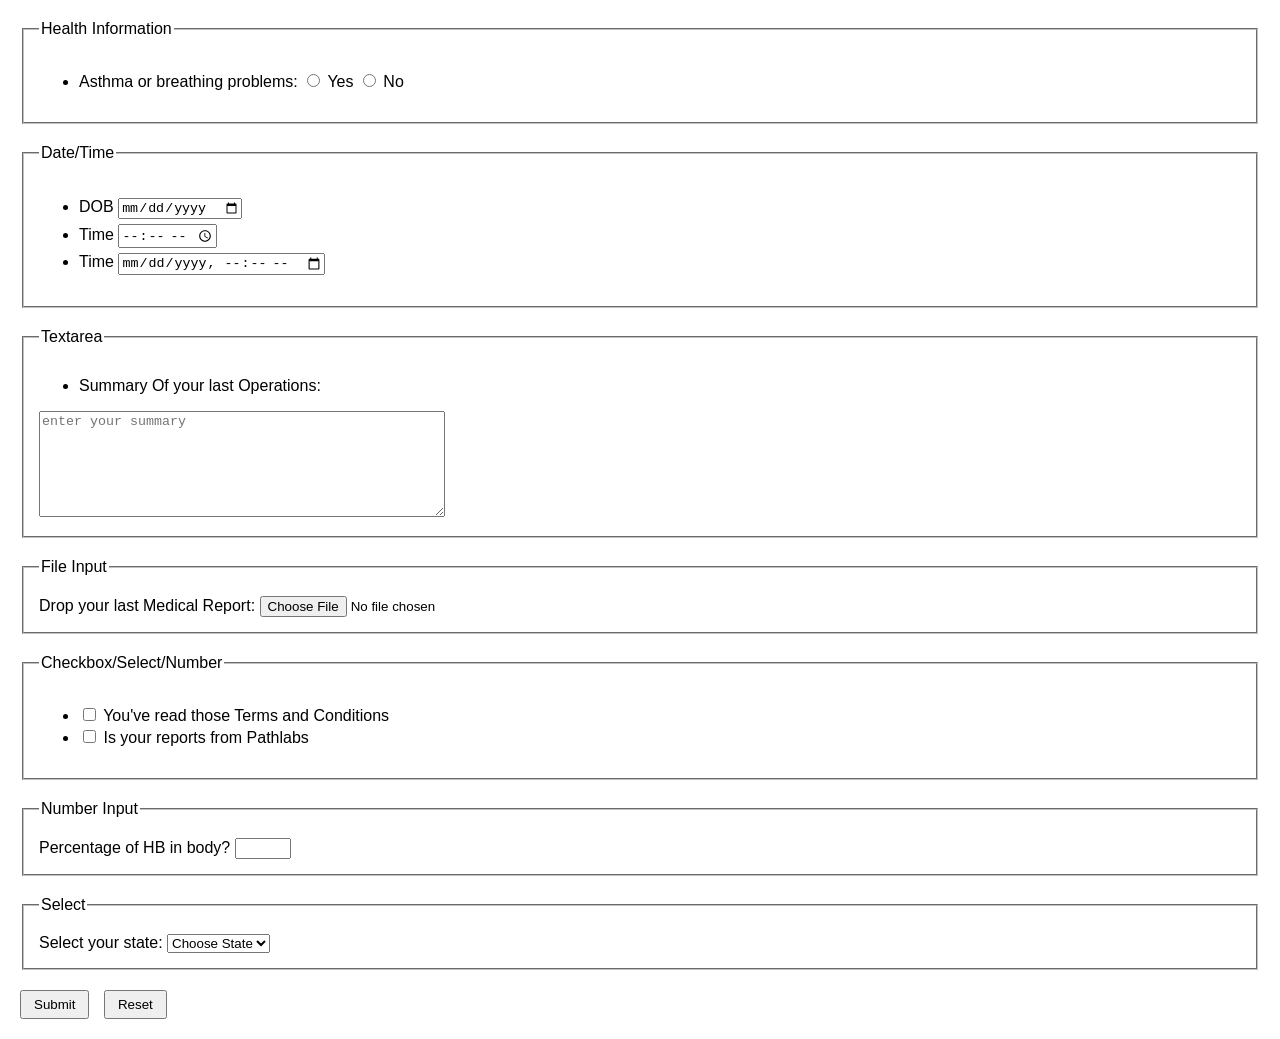
<file: health application/index.html>
<!DOCTYPE html>
<html lang="en">
<head>
    <meta charset="UTF-8" />
    <meta name="viewport" content="width=device-width, initial-scale=1.0"/>
    <title>Medical Form</title>

    <style>
        body{
            font-family: Arial, sans-serif;
            margin: 20px;
        }

        fieldset{
            margin-bottom: 20px;
            padding: 15px;
        }

        textarea{
            width: 400px;
            height: 100px;
        }

        .section{
            margin-top: 10px;
            margin-bottom: 10px;
        }

        input, select{
            margin-top: 5px;
        }

        button{
            padding: 5px 12px;
            margin-right: 10px;
        }
    </style>
</head>

<body>

<form>

    <!-- Radio Button -->
    <fieldset>
        <legend>Health Information</legend>

        <ul>
            <li>
                Asthma or breathing problems:
                <input type="radio" name="asthma"> Yes
                <input type="radio" name="asthma"> No
            </li>
        </ul>
    </fieldset>


    <!-- Date and Time -->
    <fieldset>
        <legend>Date/Time</legend>

        <ul>
            <li>
                DOB
                <input type="date">
            </li>

            <li>
                Time
                <input type="time">
            </li>

            <li>
                Time
                <input type="datetime-local">
            </li>
        </ul>
    </fieldset>


    <!-- Textarea -->
    <fieldset>
        <legend>Textarea</legend>

        <ul>
            <li>Summary Of your last Operations:</li>
        </ul>

        <textarea placeholder="enter your summary"></textarea>
    </fieldset>


    <!-- File Input -->
    <fieldset>
        <legend>File Input</legend>

        <label>
            Drop your last Medical Report:
        </label>

        <input type="file">
    </fieldset>


    <!-- Checkbox -->
    <fieldset>
        <legend>Checkbox/Select/Number</legend>

        <ul>
            <li>
                <input type="checkbox">
                You've read those Terms and Conditions
            </li>

            <li>
                <input type="checkbox">
                Is your reports from Pathlabs
            </li>
        </ul>
    </fieldset>


    <!-- Number Input -->
    <fieldset>
        <legend>Number Input</legend>

        <label>
            Percentage of HB in body?
        </label>

        <input type="number" min="0" max="100">
    </fieldset>


    <!-- Select -->
    <fieldset>
        <legend>Select</legend>

        <label>Select your state:</label>

        <select>
            <option>Choose State</option>
            <option>Gujarat</option>
            <option>Maharashtra</option>
            <option>Rajasthan</option>
            <option>Delhi</option>
            <option>Karnataka</option>
        </select>
    </fieldset>


    <!-- Buttons -->
    <button type="submit">Submit</button>
    <button type="reset">Reset</button>

</form>

</body>
</html>
</file>
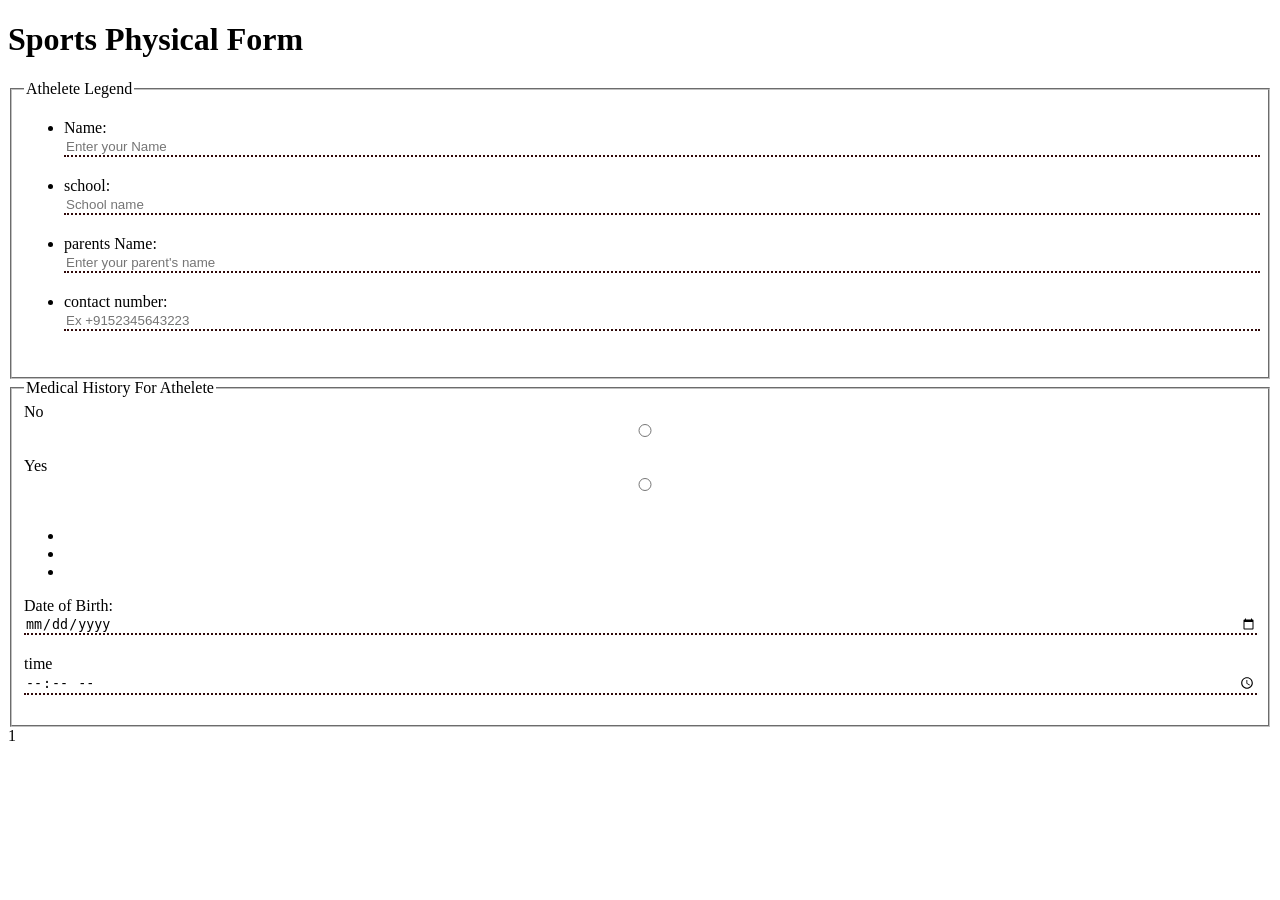
<file: sports form/index.html>
<!DOCTYPE html>
<html lang="en">

<head>
    <meta charset="UTF-8">
    <meta name="viewport" content="width=device-width, initial-scale=1.0">
    <title>Form</title>
    <style>
        input {
            border: none;
            margin-bottom: 20px;
            border-bottom: 2px dotted rgb(47, 9, 9);
            width: 100%;
        }
    </style>
</head>

<body>
    <h1>Sports Physical Form</h1>


    <form action ="actionpage.html"method="get">
        <fieldset>

            </label>
            <legend> Athelete Legend</legend>
            <ul>
                <li><label for"">
                        Name:</label>
                    <input type="text" placeholder="Enter your Name" />
                </li>
                <li><label for"">school:</label>
                    <input type="text" placeholder="School name" />
                </li>
                <li>
                    <labelfor "">parents Name:</label>
                        <input type="text" placeholder="Enter your parent's name" />
                </li>
                <li><label for"">contact number:</label>
                    <input type="text" placeholder="Ex +9152345643223" />
                </li>
            </ul>
        </fieldset>
        <fieldset>
            <label for="comncussion-no">No</label>
            <input type="radio" name="concussion" id="concussions-no" value="concussion-no" />
            <label for="concussion-yes">Yes</label>
            <input type="radio" name="concussion" id="concussion-yes" value="concussion-yes" />
            </label>


            <legend>  
                Medical History For Athelete

            </legend>
            <ul>
                <li>
                </li>
                <li></li>
                <li></li>
            </ul
            <label for=" dob">Date of Birth:</label><br>

            <input type = "date"
            />

            </label>
            <label for="time">time</label>
            <input type = "time"
            name="time"
            id="time"
            />


        </fieldset>

    </form>1
</body>

</html>
</file>
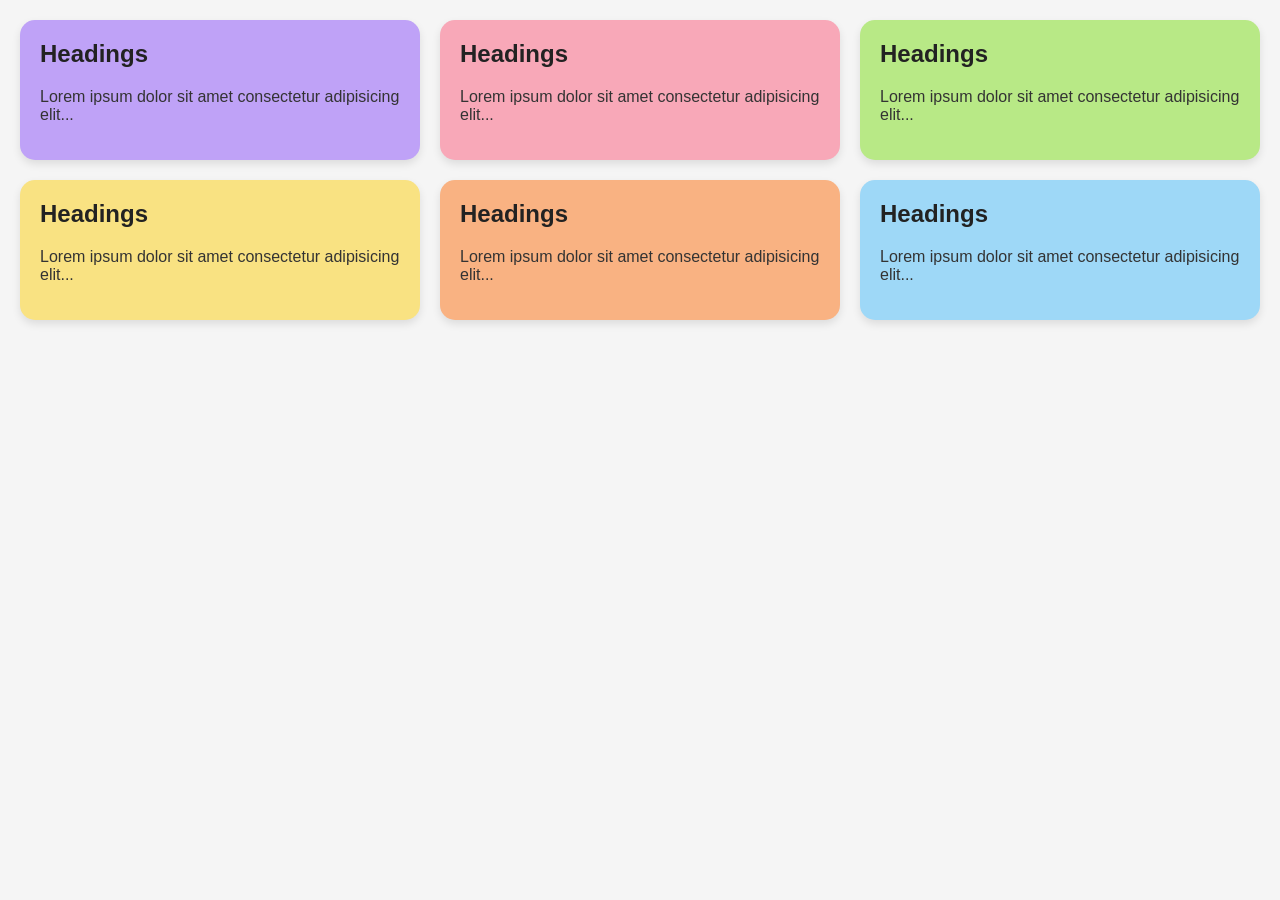
<file: grid/grid image/css_grid_with_text/index.html>
<!DOCTYPE html>
<html lang="en">
<head>
  <meta charset="UTF-8">
  <meta name="viewport" content="width=device-width, initial-scale=1.0">
  <title>Colorful Grid Layout</title>
  <link rel="stylesheet" href="style.css">
</head>
<body>

  <div class="grid-container">
    <div class="grid-item purple">
      <h2>Headings</h2>
      <p>Lorem ipsum dolor sit amet consectetur adipisicing elit...</p>
    </div>

    <div class="grid-item red">
      <h2>Headings</h2>
      <p>Lorem ipsum dolor sit amet consectetur adipisicing elit...</p>
    </div>

    <div class="grid-item green">
      <h2>Headings</h2>
      <p>Lorem ipsum dolor sit amet consectetur adipisicing elit...</p>
    </div>

    <div class="grid-item yellow">
      <h2>Headings</h2>
      <p>Lorem ipsum dolor sit amet consectetur adipisicing elit...</p>
    </div>

    <div class="grid-item orange">
      <h2>Headings</h2>
      <p>Lorem ipsum dolor sit amet consectetur adipisicing elit...</p>
    </div>

    <div class="grid-item blue">
      <h2>Headings</h2>
      <p>Lorem ipsum dolor sit amet consectetur adipisicing elit...</p>
    </div>
  </div>

</body>
</html>
</file>
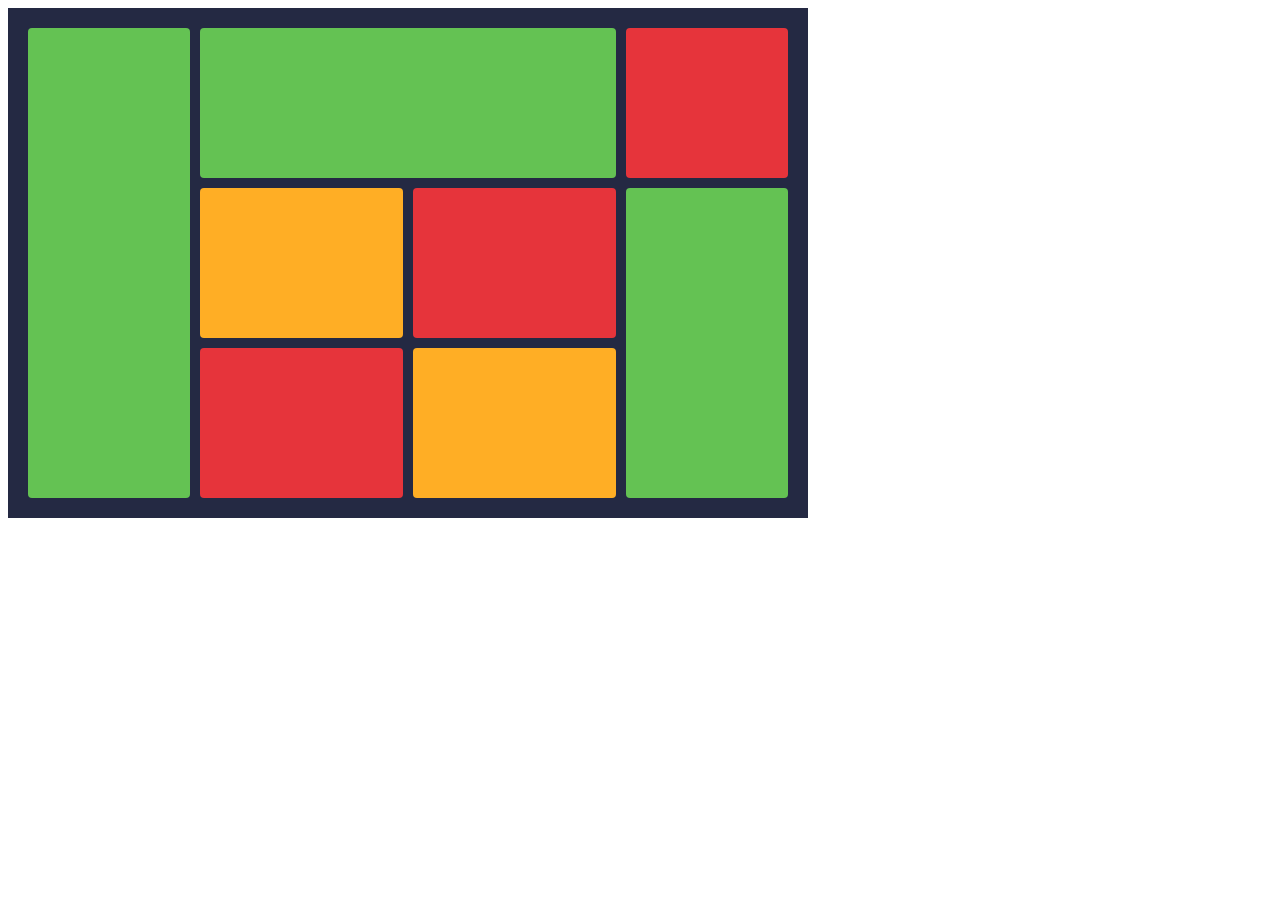
<file: grid/grid.html>
<!DOCTYPE html>
<html lang="en">
<head>
  <meta charset="UTF-8">
  <title>CSS Grid Layout</title>
  <link rel="stylesheet" href="grid.css">
</head>
<body>
  <div class="grid-container">
  <div class="item green-tall-left"></div>
  <div class="item green-wide-top"></div>
  <div class="item red-top-right"></div>
  <div class="item orange-middle-left"></div>
  <div class="item red-middle-right"></div>
  <div class="item green-tall-right"></div>
  <div class="item red-bottom-left"></div>
  <div class="item orange-bottom-right"></div>
</div>

</body>
</html>
</file>
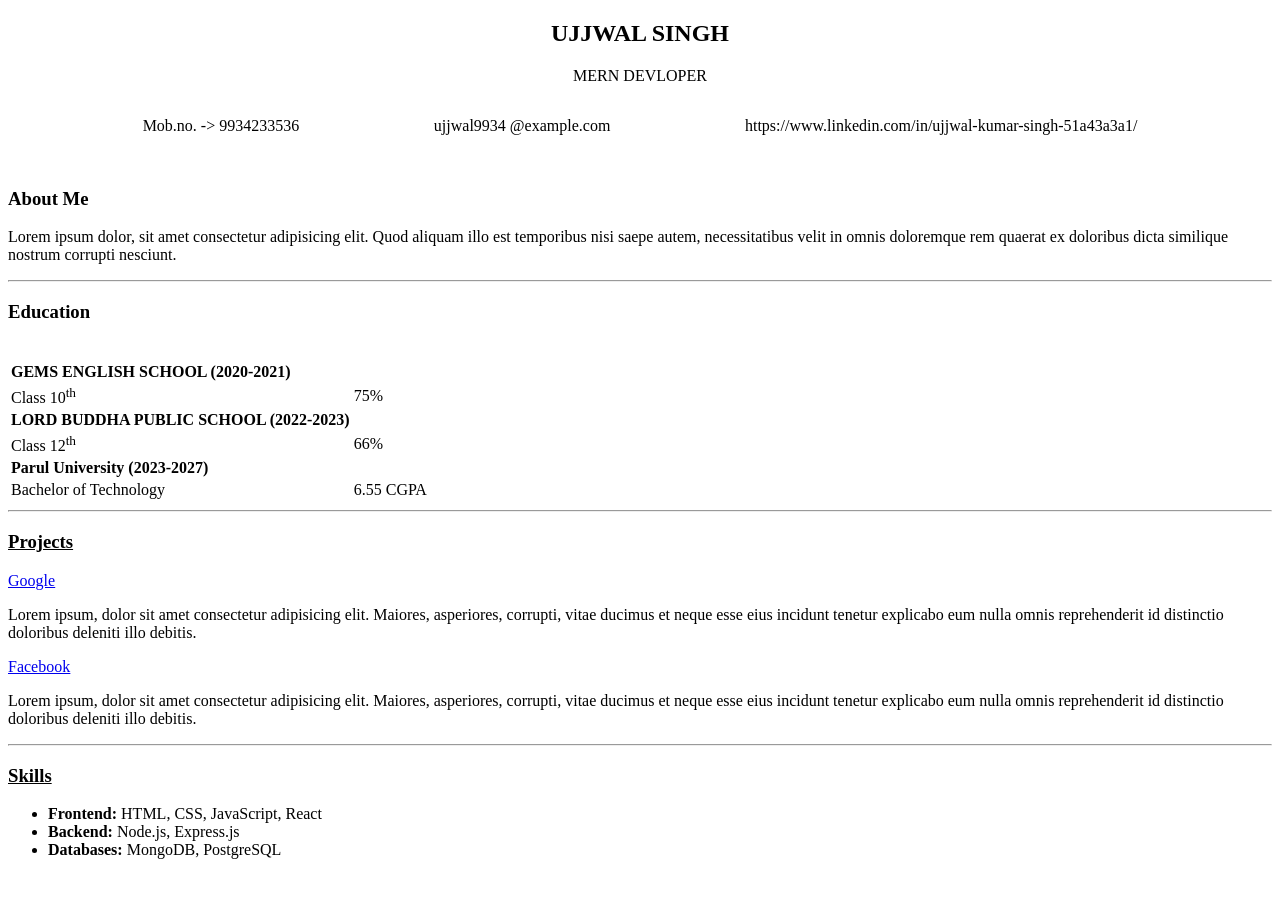
<file: resume/DEMO_resume.html>
<!DOCTYPE html>
<html lang="en">
<head>
<meta charset="UTF-8">
<meta name="viewport" content="width=device-width, initial-scale=1.0">
<title>My Resume</title>
</head>
<body>
<header>
<div style="text-align: center;">
<h2>UJJWAL SINGH</h2>
<p>MERN DEVLOPER</p>
</div>
<div style="display: flex; justify-content:space-evenly;">
<p>Mob.no. -> 9934233536</p>
<p>ujjwal9934 @example.com</p>
<p>https://www.linkedin.com/in/ujjwal-kumar-singh-51a43a3a1/</p>
</div>
</header>
<br>
<div>
<h3>About Me</h3>
<p>Lorem ipsum dolor, sit amet consectetur adipisicing elit. Quod aliquam illo est temporibus nisi saepe autem, necessitatibus velit in omnis doloremque rem quaerat ex doloribus dicta similique nostrum corrupti nesciunt.</p>
</div>
<hr>
<h3>Education</h3>
<table>
<tr>
<td><b>GEMS ENGLISH SCHOOL (2020-2021)</b></td>
</tr>
<tr>
<td>Class 10<sup>th</sup></td>
<td>75%</td>
</tr>
<tr>
<td><b>LORD BUDDHA PUBLIC SCHOOL (2022-2023)</b></td>
</tr>
<tr>
<td>Class 12<sup>th</sup></td>
<td>66%</td>
</tr>
<td><b>Parul University (2023-2027)</b></td>
</tr>
<tr>
<td>Bachelor of Technology</td>
<td>6.55 CGPA</td>
</tr>
<br>
</table>
<div class="table">

</div>
<hr>
<div>
    <h3><u>Projects</u></h3>
    <a href="project1.html" ><u>Google</u></a>
    <p>Lorem ipsum, dolor sit amet consectetur adipisicing elit. Maiores, asperiores, corrupti, vitae ducimus et neque esse eius incidunt tenetur explicabo eum nulla omnis reprehenderit id distinctio doloribus deleniti illo debitis.</p>
    <a href="project1.html" ><u>Facebook</u></a>
    <p>Lorem ipsum, dolor sit amet consectetur adipisicing elit. Maiores, asperiores, corrupti, vitae ducimus et neque esse eius incidunt tenetur explicabo eum nulla omnis reprehenderit id distinctio doloribus deleniti illo debitis.</p>
</div>
<hr>
<div>
    <h3><u>Skills</u></h3>
    <ul>
        <li><b>Frontend:</b> HTML, CSS, JavaScript, React</li>
        <li><b>Backend:</b> Node.js, Express.js</li>
        <li><b>Databases:</b> MongoDB, PostgreSQL</li>
    </ul>
</table>
</body>
</html>
</file>
<file: grid/grid image/css_grid_with_text/style.css>
body {
  font-family: Arial, sans-serif;
  background-color: #f5f5f5;
  margin: 0;
  padding: 20px;
}


.grid-container {
  display: grid;
  grid-template-columns: repeat(auto-fit, minmax(300px, 1fr));
  gap: 20px;
}


.grid-item {
  padding: 20px;
  border-radius: 15px;
  color: #333;
  box-shadow: 0 4px 8px rgba(0,0,0,0.1);
}


.purple { background-color: #bfa2f7; }
.red { background-color: #f8a8b8; }
.green { background-color: #b8e986; }
.yellow { background-color: #f9e282; }
.orange { background-color: #f9b282; }
.blue { background-color: #9ed8f7; }


h2 {
  margin-top: 0;
  color: #222;
}
</file>
<file: grid/grid.css>
.grid-container {
  display: grid;
  grid-template-columns: 1.2fr 1.5fr 1.5fr 1.2fr;
  grid-template-rows: repeat(3, 150px);
  gap: 10px;
  background-color: #242943;
  padding: 20px;
  width: 100%;
  max-width: 800px;
  box-sizing: border-box;
}

.item {
  border-radius: 4px;
}

.green-tall-left, .green-wide-top, .green-tall-right { background-color: #64C253; }
.red-top-right, .red-middle-right, .red-bottom-left { background-color: #E6343B; }
.orange-middle-left, .orange-bottom-right { background-color: #FFAE25; }

.green-tall-left {
  grid-row: 1 / 4;
  grid-column: 1 / 2;
}

.green-wide-top {
  grid-row: 1 / 2;
  grid-column: 2 / 4;
}

.red-top-right {
  grid-row: 1 / 2;
  grid-column: 4 / 5;
}

.orange-middle-left {
  grid-row: 2 / 3;
  grid-column: 2 / 3;
}

.red-middle-right {
  grid-row: 2 / 3;
  grid-column: 3 / 4;
}

.green-tall-right {
  grid-row: 2 / 4;
  grid-column: 4 / 5;
}

.red-bottom-left {
  grid-row: 3 / 4;
  grid-column: 2 / 3;
}

.orange-bottom-right {
  grid-row: 3 / 4;
  grid-column: 3 / 4;
}
</file>
